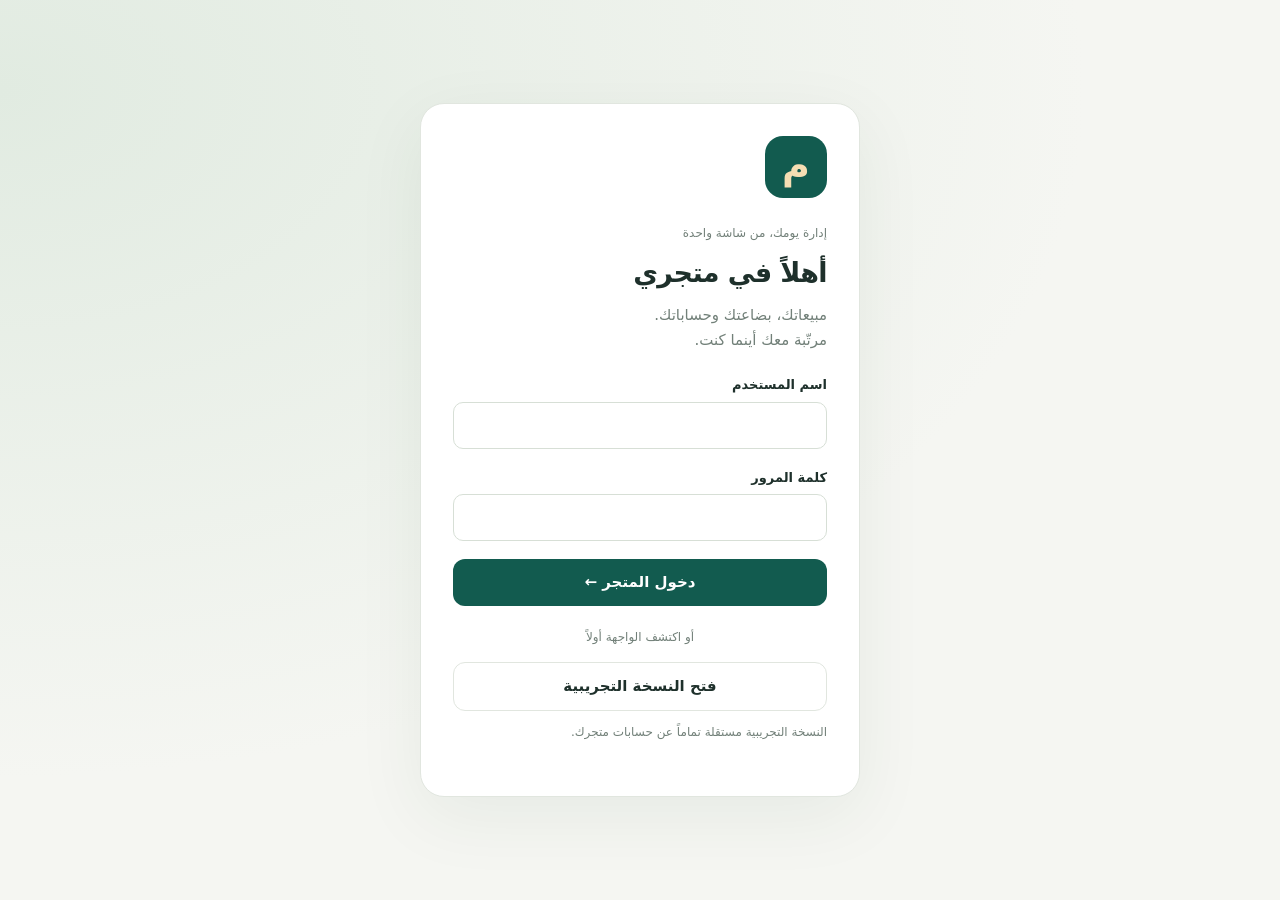
<file: index.html>
<!doctype html>
<html lang="ar" dir="rtl"><head>
<meta charset="utf-8"><meta name="viewport" content="width=device-width,initial-scale=1,viewport-fit=cover">
<meta name="theme-color" content="#125b4f"><meta name="referrer" content="no-referrer">
<title>متجري | إدارة السوبر ماركت</title>
<link rel="icon" href="icon.svg" type="image/svg+xml"><link rel="manifest" href="manifest.webmanifest"><link rel="stylesheet" href="style.css?v=20261010-profit2">
<script src="config.js?v=20261020-deploy2" defer></script><script src="engine.js?v=20261010-profit2" defer></script><script src="app.js?v=20261020-barcode" defer></script>
</head><body>
<section id="gate" class="gate"><div class="login-card"><div class="brand-mark">م</div><span class="eyebrow">إدارة يومك، من شاشة واحدة</span><h1>أهلاً في متجري</h1><p>مبيعاتك، بضاعتك وحساباتك.<br>مرتّبة معك أينما كنت.</p>
<form id="login-form"><label>اسم المستخدم<input id="username" name="username" type="text" dir="ltr" lang="en" autocomplete="username" autocapitalize="none" spellcheck="false" required maxlength="80"></label><label>كلمة المرور<input id="password" type="password" autocomplete="current-password" required minlength="16"></label><button class="primary full" id="login-btn">دخول المتجر ←</button></form>
<div class="divider">أو اكتشف الواجهة أولاً</div><button id="demo-btn" class="secondary full">فتح النسخة التجريبية</button><p class="fine">النسخة التجريبية مستقلة تماماً عن حسابات متجرك.</p><p id="login-status" role="status"></p></div></section>
<div id="shell" hidden><aside class="sidebar"><a href="#home" class="brand"><span class="brand-mark small">م</span><span>متجري<small>نظام السوبر ماركت</small></span></a><nav id="desktop-nav"></nav><div class="side-foot"><span class="currency">ل.س</span> العملة: ليرة سورية<small>مساحة عمل مبسطة لمتجرك</small></div></aside>
<div class="workspace"><header class="topbar"><div><span class="eyebrow" id="today"></span><h1 id="page-title">نظرة عامة</h1></div><div class="header-actions"><span id="connection" class="badge">متصل</span><button id="refresh-btn" class="icon-btn" title="تحديث البيانات" aria-label="تحديث البيانات">↻</button></div></header><div id="demo-banner" class="notice" hidden>وضع تجريبي · البيانات على هذا الجهاز فقط، ولا تسجّل في Google Sheets.</div><div id="pending-banner" class="notice" hidden></div><main id="main"></main></div><nav id="mobile-nav" class="mobile-nav"></nav></div>
<dialog id="modal"><div class="dialog-head"><h2 id="modal-title"></h2><button class="icon-btn" id="close-modal" aria-label="إغلاق">×</button></div><div id="modal-body"></div></dialog>
<dialog id="scanner-modal"><div class="dialog-head"><h2>وجّه الكاميرا إلى الباركود</h2><button class="icon-btn" id="close-scanner" aria-label="إغلاق الكاميرا">×</button></div><div id="reader"></div><p class="muted">أبعد الهاتف قليلاً وتأكد من وضوح الأشرطة والإضاءة.</p><label class="secondary file-label">أو اختر صورة الباركود<input id="barcode-file" type="file" accept="image/*" hidden></label><p id="scanner-status" role="status"></p></dialog>
<div id="toast" role="status" aria-live="polite"></div><div id="print-area"></div>
</body></html>
</file>
<file: style.css>
@font-face{font-family:systemArabic;src:local('Tahoma')}*{box-sizing:border-box} :root{--green:#125b4f;--ink:#1e302b;--muted:#728079;--line:#e1e6df;--bg:#f5f6f2;--gold:#e4be73;--pale:#eaf2eb;--red:#ac433b}body{margin:0;background:var(--bg);color:var(--ink);font:15px system-ui,systemArabic,Arial,sans-serif;line-height:1.65}button,input,select,textarea{font:inherit}button,a,input,select{touch-action:manipulation}button{cursor:pointer;border:0;border-radius:12px;padding:11px 19px;min-height:46px;font-weight:650;color:inherit;background:#eef1eb}button:disabled{opacity:.5;cursor:wait}button:hover{filter:brightness(.97)}a{color:inherit;text-decoration:none}h1,h2,h3,p{margin:0}h1{font-size:27px;letter-spacing:-.6px}h2{font-size:20px}h3{font-size:16px}small{display:block}label{display:block;font-weight:600;font-size:13px}input,select,textarea{width:100%;border:1px solid #d7dfd6;background:white;border-radius:10px;min-height:47px;padding:10px 12px;margin-top:6px;color:var(--ink);min-width:0}input:focus,select:focus,textarea:focus{outline:2px solid #87b4a5;outline-offset:1px}textarea{resize:vertical}input[type=number],input[data-numeric]{direction:ltr;text-align:right}input[type=checkbox]{width:auto;min-height:0}table{width:100%;border-collapse:collapse;white-space:nowrap;text-align:right}th{font-size:12px;color:var(--muted);background:#fafbf8;font-weight:600}td,th{padding:13px 16px;border-bottom:1px solid #edf0e9}td{font-size:14px}tbody tr:last-child td{border:0}.primary{background:var(--green);color:white}.secondary{background:white;border:1px solid var(--line)}.danger{color:var(--red);background:#faeeeb}.full{width:100%}.muted,.fine{color:var(--muted)}.fine{font-size:12px}.eyebrow{color:var(--muted);font-size:12px}.brand-mark{width:62px;height:62px;background:var(--green);color:#f6deb3;font-size:38px;line-height:58px;text-align:center;border-radius:18px;font-weight:800;display:inline-block}.brand-mark.small{width:44px;height:44px;line-height:41px;font-size:29px;border-radius:13px}.gate{min-height:100dvh;display:grid;place-items:center;background:radial-gradient(ellipse at 0 10%,#e1ebe1,transparent 60%),var(--bg);padding:24px}.login-card{width:100%;max-width:440px;background:white;padding:32px;border-radius:24px;border:1px solid var(--line);box-shadow:0 20px 70px #143b2310}.login-card>.brand-mark{display:block;margin-bottom:22px}.login-card h1{margin:7px 0}.login-card p{color:var(--muted);margin-bottom:22px}.login-card label{margin:18px 0}.divider{text-align:center;color:var(--muted);font-size:12px;margin:22px 0 14px}.login-card .fine{margin-top:12px;margin-bottom:0}.sidebar{width:230px;position:fixed;right:0;top:0;bottom:0;padding:32px 20px;border-left:1px solid var(--line);background:#fff;display:flex;flex-direction:column}.brand{display:flex;align-items:center;gap:11px;font-weight:800;font-size:24px;margin-bottom:42px}.brand small{font-weight:400;font-size:11px;color:var(--muted)}nav a{display:flex;align-items:center;gap:12px;padding:13px 16px;margin-bottom:7px;border-radius:12px;color:#69766f;font-size:14px;font-weight:600}nav a.active{background:var(--pale);color:var(--green)}nav a span:first-child{font-size:19px;width:25px;text-align:center}.side-foot{margin-top:auto;border-top:1px solid var(--line);padding-top:24px;font-size:12px;color:var(--muted)}.side-foot small{margin-top:12px;font-size:11px}.currency{background:var(--pale);color:var(--green);padding:5px 8px;border-radius:6px;margin-left:4px}.workspace{margin-right:230px;padding:32px 42px 50px;max-width:1680px}.topbar{display:flex;align-items:center;justify-content:space-between;margin-bottom:28px}.header-actions{display:flex;align-items:center;gap:10px}.icon-btn{padding:8px 12px;background:white;border:1px solid var(--line);font-size:21px;line-height:1;min-width:44px}.badge{border-radius:30px;padding:5px 11px;background:var(--pale);color:var(--green);font-size:11px;white-space:nowrap}.badge.warn{background:#fbf0d9;color:#886426}.badge.red{background:#faeeeb;color:var(--red)}.notice{padding:11px 16px;border:1px solid #e4cf9e;background:#fff6e2;border-radius:12px;font-size:13px;margin-bottom:18px}.notice button{min-height:35px;padding:4px 12px;margin-right:12px}.hero{background:var(--green);border-radius:20px;color:#fff;padding:28px 32px;display:flex;justify-content:space-between;align-items:center;gap:20px;margin-bottom:24px;position:relative;overflow:hidden}.hero small{color:#c0d9d0;font-size:13px}.hero .amount{font-size:40px;font-weight:750;line-height:1.4;margin:8px 0;letter-spacing:-1px;font-variant-numeric:tabular-nums}.hero .amount span{font-size:15px;font-weight:400;color:#d1e1d8}.hero .primary{background:#f1d39b;color:#264035}.hero p{font-size:12px;color:#c0d9d0}.hero-actions{display:flex;flex-direction:column;gap:10px;min-width:155px}.hero .secondary{color:#fff;background:#ffffff12;border-color:#ffffff35}.grid{display:grid;gap:18px}.stats{grid-template-columns:repeat(3,1fr);margin-bottom:26px}.card{background:#fff;border:1px solid var(--line);border-radius:16px;padding:22px}.stat-top{display:flex;justify-content:space-between;align-items:center;color:var(--muted);font-size:12px}.stat-icon{width:34px;height:34px;background:#f0f4ee;border-radius:10px;text-align:center;line-height:34px;color:var(--green);font-size:19px}.stat-value{font-size:27px;font-weight:750;margin:8px 0 2px;font-variant-numeric:tabular-nums}.stat-value small{display:inline;font-size:12px;color:var(--muted);font-weight:400}.two-col{grid-template-columns:minmax(0,1.8fr) minmax(260px,1fr)}.section-head{display:flex;align-items:center;justify-content:space-between;gap:12px;margin-bottom:18px}.section-head .muted{font-size:12px}.section-head a{color:var(--green);font-size:12px}.table-card{padding:0;overflow:hidden}.table-card>.section-head{padding:20px 22px 0}.table-wrap{overflow-x:auto}.table-wrap button{min-height:34px;padding:4px 9px;font-size:12px}.list-row{display:flex;justify-content:space-between;align-items:center;padding:13px 0;border-bottom:1px solid #edf0e9;gap:10px}.list-row:last-child{border:0}.list-row small{font-size:12px;color:var(--muted)}.row-icon{background:#f4f1e8;color:#8c7748;min-width:39px;height:39px;border-radius:11px;display:grid;place-items:center}.list-name{flex:1}.quick-actions{display:grid;grid-template-columns:repeat(4,1fr);gap:12px;margin-bottom:26px}.quick-actions button{background:white;border:1px solid var(--line);padding:18px 8px;font-size:13px}.quick-actions span{display:block;font-size:23px;color:var(--green);margin-bottom:5px}.toolbar{display:flex;gap:12px;align-items:center;margin-bottom:20px;flex-wrap:wrap}.toolbar input{margin:0;flex:1;min-width:170px}.toolbar select{margin:0;width:auto}.empty{padding:35px 22px;text-align:center;color:var(--muted)}.form-grid{display:grid;grid-template-columns:1fr 1fr;gap:16px}.form-grid .wide{grid-column:1/-1}.form-actions{display:flex;justify-content:flex-end;gap:10px;margin-top:24px}.hint{font-size:12px;color:var(--muted);margin:10px 0}.inline{display:flex;gap:8px;align-items:end}.inline input{flex:1}.inline button{flex-shrink:0}.invoice-layout{display:grid;grid-template-columns:minmax(0,1.6fr) minmax(270px,1fr);gap:22px;align-items:start}.invoice-summary{position:sticky;top:20px}.totals-row{display:flex;justify-content:space-between;padding:12px 0;border-bottom:1px solid var(--line)}.totals-row.big{font-weight:750;font-size:24px}.invoice-summary label{margin:15px 0}.cart-row{display:grid;grid-template-columns:minmax(90px,1fr) 75px 100px 35px;gap:10px;padding:16px 0;border-bottom:1px solid var(--line);align-items:center}.cart-row input{margin:0;padding:8px;font-size:14px}.cart-row label{font-size:10px;color:var(--muted)}.cart-row button{padding:0;min-width:32px;min-height:36px;color:var(--red)}.cart-row small{font-size:11px;color:var(--muted)}.results button{width:100%;display:flex;justify-content:space-between;text-align:right;margin-top:8px;background:#f6f8f3}.product-name{white-space:normal;min-width:120px}.balance-pos{color:var(--green)}.balance-neg{color:var(--red)}.report-filter{display:flex;gap:12px;align-items:end;flex-wrap:wrap;margin-bottom:20px}.report-filter label{flex:1;min-width:140px}.report-summary{display:flex;gap:20px;justify-content:space-between;background:var(--pale);border-radius:12px;padding:18px;margin-bottom:20px}.report-summary strong{font-size:22px;display:block}.settings-list .card{margin-bottom:18px}.mobile-nav{display:none}dialog{width:calc(100% - 32px);max-width:620px;max-height:90dvh;border:1px solid var(--line);border-radius:20px;padding:24px;color:var(--ink)}dialog::backdrop{background:#10282077;backdrop-filter:blur(3px)}.dialog-head{display:flex;justify-content:space-between;align-items:center;margin-bottom:22px}.dialog-head .icon-btn{border:0}#scanner-modal{max-width:490px}#reader{min-height:180px;background:#f0f2ed;border-radius:12px;overflow:hidden}#reader video{width:100%}.file-label{display:block;text-align:center;padding:12px;cursor:pointer;margin-top:16px}.error-text{color:var(--red);font-size:13px;margin-top:12px}#toast{position:fixed;bottom:30px;left:50%;transform:translateX(-50%);background:#193d33;color:white;border-radius:12px;padding:13px 22px;z-index:200;box-shadow:0 8px 35px #0002;max-width:90vw;width:max-content;display:none}#toast.error{background:#8a362f}#print-area{display:none}[hidden]{display:none!important}.pill-tabs{display:flex;gap:8px;margin-bottom:22px}.pill-tabs button{flex:1;background:white;border:1px solid var(--line)}.pill-tabs .active{background:var(--green);color:white}.warning-text{color:#996421}.stack{display:grid;gap:18px}
@media(min-width:1500px){.workspace{padding:40px 64px}}@media(max-width:1100px){.sidebar{width:190px;padding:26px 14px}.workspace{margin-right:190px;padding:26px}.two-col{grid-template-columns:1fr}.invoice-layout{grid-template-columns:1fr 300px}.cart-row{grid-template-columns:minmax(70px,1fr) 65px 85px 30px}}
@media(max-width:760px){body{font-size:14px}.sidebar{display:none}.workspace{margin:0;padding:22px 16px 100px}.topbar{margin-bottom:20px}h1{font-size:24px}.header-actions{gap:7px}.hero{padding:22px;gap:10px;align-items:flex-start}.hero .amount{font-size:31px}.hero-actions{min-width:auto}.hero-actions button{padding:10px 12px;font-size:12px}.hero p{max-width:170px;font-size:11px}.stats{gap:10px;grid-template-columns:repeat(3,minmax(0,1fr));margin-bottom:20px}.stats .card{padding:13px 10px}.stat-top{font-size:10px}.stat-icon{display:none}.stat-value{font-size:20px;overflow-wrap:anywhere}.stat-value small{display:block;font-size:10px}.stats .fine{font-size:9px}.quick-actions{gap:8px;margin-bottom:22px}.quick-actions button{padding:12px 3px;font-size:11px}.quick-actions span{font-size:21px}.card{padding:18px}.table-card{padding:0}.two-col{gap:18px}.mobile-nav{display:flex;position:fixed;bottom:0;right:0;left:0;z-index:20;background:#fffefb;border-top:1px solid var(--line);justify-content:space-around;padding:7px 4px calc(7px + env(safe-area-inset-bottom));box-shadow:0 -5px 22px #20372005}.mobile-nav a{display:flex;flex:1;flex-direction:column;gap:2px;margin:0;padding:5px 1px;font-size:10px;border-radius:10px}.mobile-nav a span:first-child{font-size:21px;line-height:25px}.invoice-layout{grid-template-columns:1fr;gap:16px}.invoice-summary{position:static}.cart-row{grid-template-columns:minmax(90px,1fr) 66px 87px 28px;gap:7px}.form-grid{gap:12px}.toolbar{gap:8px}.toolbar button{padding:10px 12px}.report-summary{gap:8px;padding:13px}.report-summary strong{font-size:19px}.report-summary small{font-size:10px}dialog{padding:18px;width:calc(100% - 20px)}#toast{bottom:90px}.login-card{padding:26px}.table-wrap th,.table-wrap td{padding:12px}.section-head{gap:8px}.section-head h2{font-size:18px}.notice{font-size:11px}.report-filter label{min-width:120px}.form-actions button{flex:1}}
@media print{body>*{display:none!important}#print-area{display:block!important;background:white;color:#000;font-size:12px;direction:rtl}#print-area h1{font-size:22px}#print-area h2{margin:10px 0}#print-area table{white-space:normal}#print-area td,#print-area th{padding:7px;border-bottom:1px solid #ccc;font-size:11px}#print-area .print-head{margin-bottom:20px}#print-area .totals-row{max-width:420px}#print-area .muted{color:#444}#print-area tr{break-inside:avoid}@page{size:A4;margin:15mm}}

@media(max-width:760px){.hero .amount{white-space:nowrap;font-family:Arial,sans-serif;font-size:29px}.hero .amount span{display:block;font-size:11px;line-height:1.8;letter-spacing:0}.stats{grid-template-columns:repeat(2,minmax(0,1fr))}.stats .card:first-child{grid-column:1/-1}.stat-value{white-space:nowrap;overflow-wrap:normal;font-family:Arial,sans-serif;font-size:23px}.stats .card:first-child .stat-top{font-size:12px}.stats .fine{font-size:10px}.stats .card{padding:14px}}

@media(max-width:760px){.hero{flex-direction:column}.hero-actions{flex-direction:row;width:100%}.hero-actions button{flex:1}.hero .amount{font-size:28px}.stat-value{font-size:var(--money-size,23px)}}

/* Profit report and extra mobile quick action. */
.profit-stats{grid-template-columns:repeat(auto-fit,minmax(160px,1fr));margin:18px 0}.profit-stats .stat-value{font-size:22px;overflow-wrap:anywhere}.pill-tabs{flex-wrap:wrap}.quick-actions{grid-template-columns:repeat(auto-fit,minmax(130px,1fr))}
@media(max-width:600px){.profit-stats{grid-template-columns:repeat(2,minmax(0,1fr))}.profit-stats .card:last-child{grid-column:1/-1}.profit-stats .stat-value{font-size:19px}.quick-actions{grid-template-columns:repeat(2,minmax(0,1fr))}}
</file>
